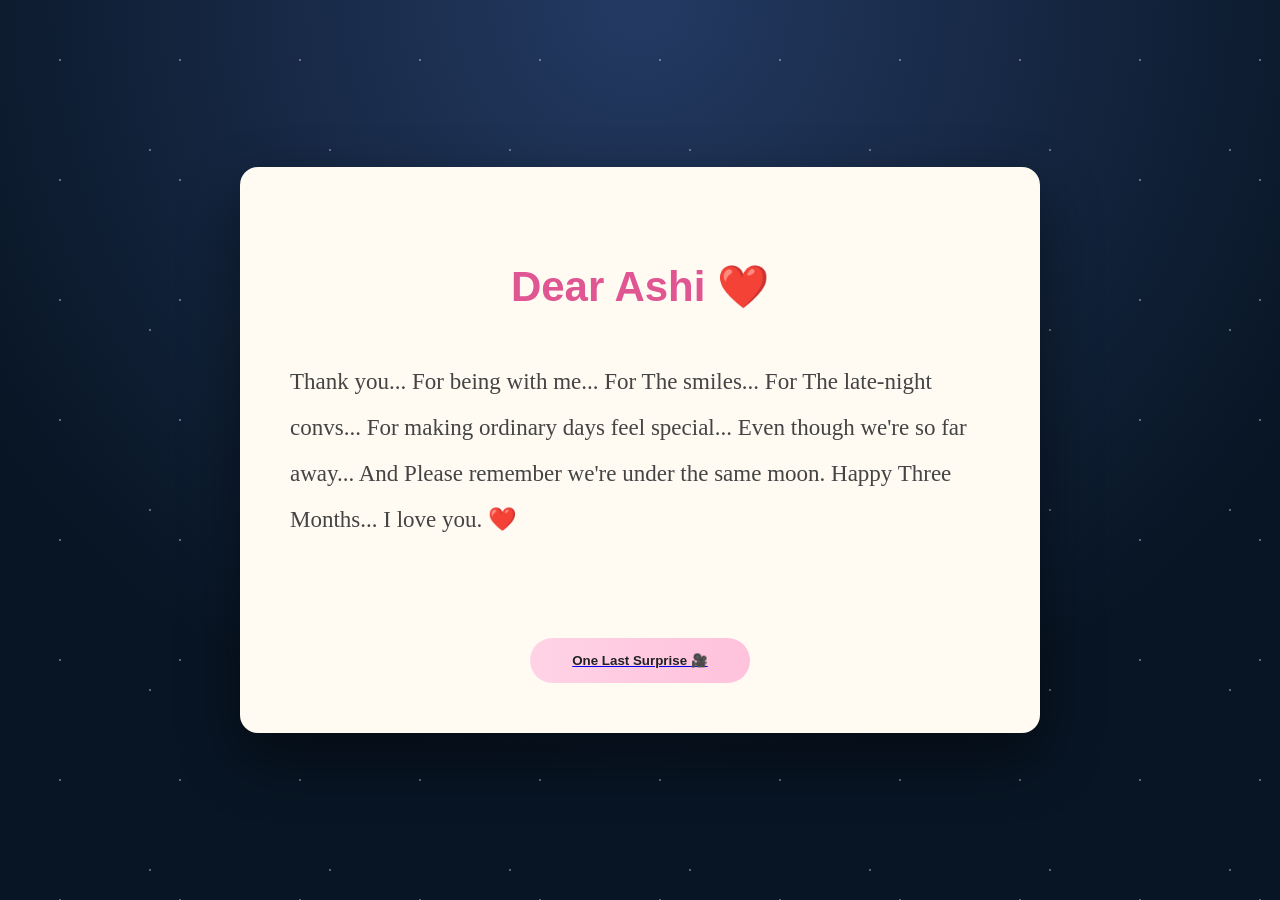
<file: letter.html>
<!DOCTYPE html>
<html>

<head>

    <meta name="viewport" content="width=device-width, initial-scale=1.0">

<title>For Ashi ❤️</title>

<link rel="stylesheet" href="css/letter.css">

</head>

<body>

<div class="stars"></div>

<div class="moon">

<div class="crater c1"></div>
<div class="crater c2"></div>
<div class="crater c3"></div>
<div class="crater c4"></div>

</div>

<div class="mist"></div>

<div class="letter-box">

<h1>Dear Ashi ❤️</h1>

<p>

Thank you... For being with me...

For The smiles...

For The late-night convs...

For making ordinary days feel special...

Even though we're so far away...

And Please remember we're

under the same moon.

Happy Three Months...

I love you.

❤️

</p>

<br>

<a href="surprise.html">

<button class="button">
    One Last Surprise 🎥
</button>

</a>

</div>

<script src="js/script.js"></script>

</body>

</html>
</file>
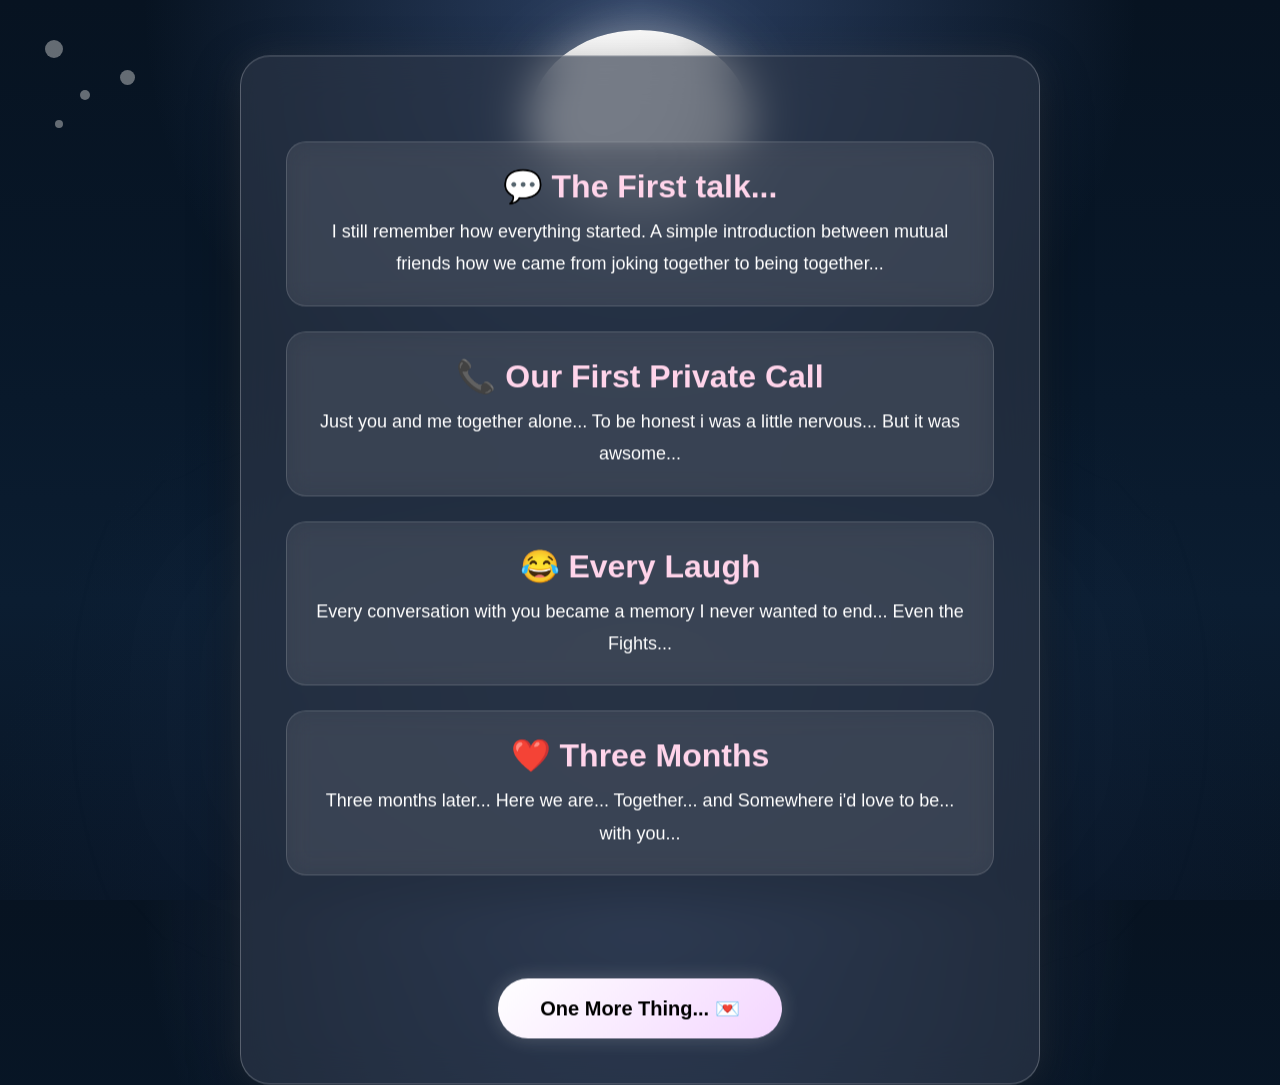
<file: story.html>
<!DOCTYPE html>
<html lang="en">

<head>

<meta charset="UTF-8">

<meta name="viewport" content="width=device-width, initial-scale=1.0">

<title>Our Story</title>

<link rel="stylesheet" href="css/style.css">
<link rel="stylesheet" href="css/story.css">

</head>

<body>

<div class="stars"></div>

<div class="moon">

<div class="crater c1"></div>
<div class="crater c2"></div>
<div class="crater c3"></div>
<div class="crater c4"></div>

</div>

<div class="mist"></div>

<div class="content">

<h1>Our Story 🌙</h1>

<div class="timeline">

<div class="memory">

<h2>💬 The First talk...</h2>

<p>
I still remember how everything started.
A simple introduction between mutual friends
how we came from joking together to being together...
</p>

</div>

<div class="memory">

<h2>📞 Our First Private Call</h2>

<p>
Just you and me together alone...
To be honest i was a little nervous... But it was awsome...
</p>

</div>

<div class="memory">

<h2>😂 Every Laugh</h2>

<p>
Every conversation with you became
a memory I never wanted to end... Even the Fights...
</p>

</div>

<div class="memory">

<h2>❤️ Three Months</h2>

<p>
Three months later...

Here we are... Together... and Somewhere i'd love to be... with you...
</p>

</div>

<br>

<a href="letter.html">

<button>

One More Thing... 💌

</button>

</a>

</div>

<script src="js/script.js"></script>

</body>

</html>
</file>
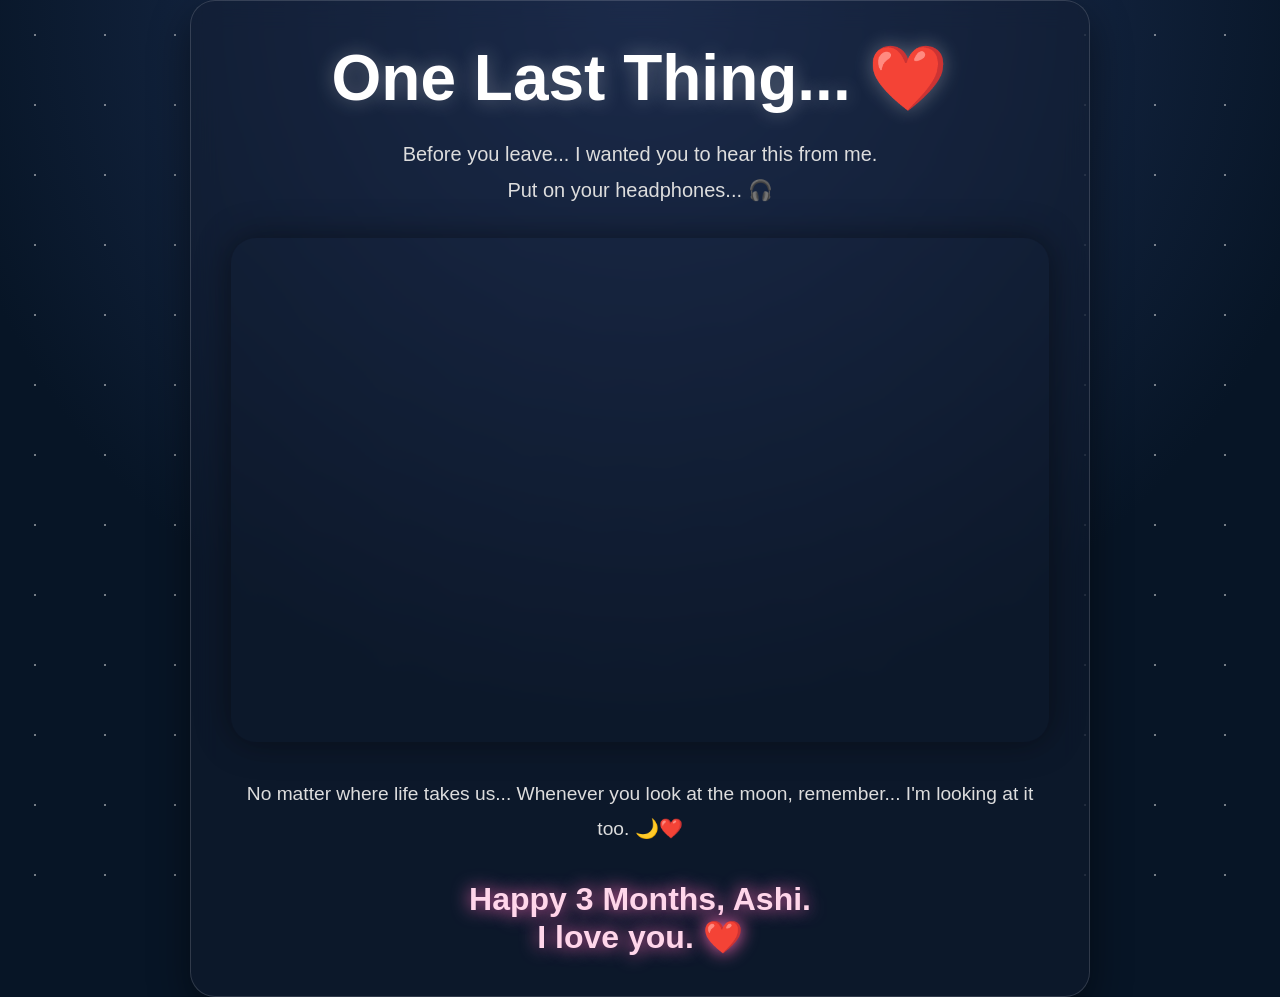
<file: surprise.html>
<!DOCTYPE html>
<html>

<head>

<meta name="viewport" content="width=device-width, initial-scale=1.0">

<title>One Last Surprise ❤️</title>

<link rel="stylesheet" href="css/surprise.css">

</head>

<body>

<div class="stars"></div>

<div class="moon">
    <div class="crater c1"></div>
    <div class="crater c2"></div>
    <div class="crater c3"></div>
    <div class="crater c4"></div>
</div>

<div class="mist"></div>

<div class="container">

    <div class="surprise-card">

        <h1>One Last Thing... ❤️</h1>

        <p class="watch-text">
            Before you leave...
            I wanted you to hear this from me.
            <br>
            Put on your headphones... 🎧
        </p>

        <div class="video-container">

            <iframe
                src="https://www.youtube.com/embed/gMEBdjc92M0?rel=0&modestbranding=1"
                allowfullscreen>
            </iframe>

        </div>

        <p class="message">
            No matter where life takes us...
            Whenever you look at the moon,
            remember...
            I'm looking at it too. 🌙❤️
        </p>

        <p class="ending">
            Happy 3 Months, Ashi.
            <br>
            I love you. ❤️
        </p>

    </div>

</div>

</body>

</html>
</file>
<file: css/letter.css>
body{
    margin:0;
    min-height:100vh;
    display:flex;
    justify-content:center;
    align-items:center;

    background:
        radial-gradient(circle at top,#243a63 0%,#081524 70%);
    overflow:hidden;

    font-family:'Poppins',sans-serif;
}

/* Stars */
body::before{
    content:"";
    position:fixed;
    inset:0;
    background-image:
        radial-gradient(white 1px, transparent 1px),
        radial-gradient(white 1px, transparent 1px);
    background-size:120px 120px, 180px 180px;
    background-position:0 0, 60px 60px;
    opacity:.35;
    animation:twinkle 6s ease-in-out infinite alternate;
    pointer-events:none;
}

@keyframes twinkle{
    from{
        opacity:.2;
    }
    to{
        opacity:.45;
    }
}

.letter-box{

    width:700px;
    max-width:90%;

    background:#fffaf2;

    color:#444;

    padding:50px;

    border-radius:18px;

    box-shadow:0 25px 60px rgba(0,0,0,.45);

    line-height:2;

    animation:float 5s ease-in-out infinite;

    position:relative;
}

@keyframes float{

    0%{
        transform:translateY(0px);
    }

    50%{
        transform:translateY(-8px);
    }

    100%{
        transform:translateY(0px);
    }

}

.letter-box h1{

    text-align:center;

    color:#e05692;

    margin-bottom:30px;

    font-size:42px;

}

.letter-box p{

    font-family:Georgia,serif;

    font-size:23px;

}

.button{

    display:block;

    width:220px;

    margin:40px auto 0;

    padding:15px;

    border:none;

    border-radius:50px;

    background:linear-gradient(90deg,#ffd3e5,#ffc2dc);

    color:#222;

    font-weight:600;

    cursor:pointer;

    transition:.3s;

}

.button:hover{

    transform:scale(1.05);

}@media (max-width: 768px) {

    body{
        overflow-x:hidden;
    }

    h1{
        font-size:2.3rem !important;
    }

    h2{
        font-size:1.6rem !important;
    }

    p{
        font-size:1rem !important;
        line-height:1.6;
    }

    .container,
    .card,
    .story-container,
    .letter-container,
    .surprise-container{
        width:92% !important;
        max-width:92%;
        padding:20px !important;
        margin:auto;
    }

    img{
        max-width:100%;
        height:auto;
    }

    iframe{
        width:100% !important;
        aspect-ratio:16/9;
        height:auto !important;
    }

    button{
        width:100%;
    }
}
</file>
<file: css/style.css>
/* ===========================
   RESET
=========================== */

*{
    margin:0;
    padding:0;
    box-sizing:border-box;
}

html,
body {
    margin: 0;
    padding: 0;
    width: 100%;
    height: 100%;

    font-family: 'Poppins', sans-serif;

    overflow-x:hidden;
    overflow-y:auto;

     animation:fadeIn .8s;

    height:100vh;

    background:

radial-gradient(circle at top,
rgba(90,120,180,.45),
transparent 45%),

radial-gradient(circle at bottom,
rgba(20,40,80,.35),
transparent 60%),

linear-gradient(
180deg,
#071321,
#081728,
#0b1d31,
#091626
);

}

/* ===========================
   LANDING PAGE
=========================== */

.landing-page{
    height: 100vh;
    box-sizing: border-box;
    padding: 40px;
}

/* ===========================
   GLASS CARD
=========================== */

.content{

    position:absolute;

    top:50%;

    left:50%;

    transform:translate(-50%,-50%);

    width:700px;

    padding:45px;

    text-align:center;

    background:rgba(45,55,72,.65);
backdrop-filter:blur(15px);
    backdrop-filter:blur(20px);

    border-radius:30px;

    border:1px solid rgba(255,255,255,.25);

    color:white;

   box-shadow:
0 0 30px rgba(255,255,255,.08),
0 15px 50px rgba(0,0,0,.45);

animation: breathe 6s ease-in-out infinite;
}

@keyframes breathe{

0%{

transform:translate(-50%,-50%) scale(1);

}

50%{

transform:translate(-50%,-50%) scale(1.01);

}

100%{

transform:translate(-50%,-50%) scale(1);

}

}

h1{

    font-size:60px;

    line-height:1.2;

    letter-spacing:1px;

    text-shadow:0 0 25px rgba(255,255,255,.25);

}

h2{

    font-size:32px;

    color:#ffe8f7;

    margin-bottom:20px;

}

p{

    font-size:20px;

    line-height:1.7;

}

button{

margin-top:35px;

padding:18px 42px;

font-size:20px;

border:none;

border-radius:40px;

cursor:pointer;

background:linear-gradient(135deg,#ffffff,#f4d6ff);

font-weight:bold;

transition:.35s;

box-shadow:0 0 20px rgba(255,255,255,.2);

}

button:hover{

transform:scale(1.08);

box-shadow:0 0 40px rgba(255,255,255,.45);

}

/* ===========================
   PHOTOS
=========================== */

.photo{

    width:190px;

    height:240px;

    object-fit:cover;

    background:white;

    padding:10px;

    border-radius:6px;

    position:absolute;

    box-shadow:0 15px 35px rgba(0,0,0,.45);

    transition:.4s;

cursor:pointer;


}

.photo:hover{

transform:scale(1.12) rotate(0deg);

z-index:100;}

/* Top Left */

.photo1{

    top:45px;
    left:45px;

    transform:translate(-400px,-300px) rotate(-30deg);

    animation:photo1In 1.5s ease forwards 0.5s,
              float 6s ease-in-out infinite 2s;

}

/* Top Right */

.photo2{

    top:45px;
    right:45px;

    transform:translate(400px,-300px) rotate(30deg);

    animation:photo2In 1.5s ease forwards 0.8s,
              float 6.5s ease-in-out infinite 2.3s;

}

/* Bottom Left */

.photo3{

    bottom:45px;
    left:45px;

    transform:translate(-300px,300px) rotate(20deg);

    animation:photo3In 1.5s ease forwards 1.1s,
              float 7s ease-in-out infinite 2.6s;

}

/* Bottom Right */

.photo4{

    bottom:45px;
    right:45px;

    transform:translate(300px,300px) rotate(-20deg);

    animation:photo4In 1.5s ease forwards 1.4s,
              float 6.8s ease-in-out infinite 2.9s;

}

/* Bottom Center */

.photo5{

    bottom:120px;
    left:50%;

    transform:translate(-50%,400px);

    animation:photo5In 1.5s ease forwards 1.7s,
              float 6s ease-in-out infinite 3.2s;

}
@keyframes float{

0%{

transform:translateY(0px) rotate(-3deg);

}

25%{

transform:translateY(-8px) rotate(-1deg);

}

50%{

transform:translateY(5px) rotate(2deg);

}

75%{

transform:translateY(-6px) rotate(0deg);

}

100%{

transform:translateY(0px) rotate(-3deg);

}


}/* ==========================
        CSS MOON
========================== */

.moon:after{
    content:"";
    position:absolute;
    inset:-40px;
    border-radius:50%;
    background:radial-gradient(circle,
        rgba(255,255,255,.15),
        transparent 70%);
    z-index:-1;

     position: absolute;
    top: 30px;
    left: 50%;
    transform: translateX(-50%);
    width: 220px;
    height:180px;

    border-radius:50%;

    background:
        radial-gradient(circle at 30% 30%,
        #ffffff,
        #f8f8f8 45%,
        #d8d8d8 75%,
        #b0b0b0 100%);

    box-shadow:
        0 0 40px rgba(255,255,255,.35),
        0 0 80px rgba(255,255,255,.2);

    z-index:0;

animation:moonGlow 6s ease-in-out infinite;

}@keyframes moonGlow{

0%,100%{

box-shadow:
0 0 30px rgba(255,255,255,.4),
0 0 80px rgba(255,255,255,.2);

}

50%{

box-shadow:
0 0 55px rgba(255,255,255,.7),
0 0 120px rgba(255,255,255,.35);

}

}

/* ==========================
      STARS
========================== */

.stars span{

    position:absolute;

    width:4px;

    height:4px;

    background:white;

    border-radius:50%;

    animation:twinkle 3s infinite alternate;

}

.stars span:nth-child(1){

top:8%;

left:12%;

animation-delay:.2s;

}
.stars span:nth-child(2){top:18%;left:28%;animation-delay:.5s;}
.stars span:nth-child(3){top:10%;left:62%;animation-delay:1.1s;}
.stars span:nth-child(4){top:20%;left:80%;animation-delay:2.3s;}
.stars span:nth-child(5){top:35%;left:18%;animation-delay:.7s;}
.stars span:nth-child(6){top:42%;left:70%;animation-delay:1.8s;}
.stars span:nth-child(7){top:62%;left:14%;animation-delay:1.5s;}
.stars span:nth-child(8){top:70%;left:82%;animation-delay:2.5s;}
.stars span:nth-child(9){top:80%;left:40%;animation-delay:1.5s;}
.stars span:nth-child(10){top:55%;left:55%;animation-delay:.5s;}
.stars span:nth-child(11){top:18%;left:28%;animation-delay:.5s;}
.stars span:nth-child(12){top:10%;left:62%;animation-delay:1.1s;}
.stars span:nth-child(13){top:20%;left:80%;animation-delay:2.3s;}
.stars span:nth-child(14){top:35%;left:18%;animation-delay:.7s;}
.stars span:nth-child(15){top:42%;left:70%;animation-delay:1.8s;}
.stars span:nth-child(16){top:62%;left:14%;animation-delay:1.5s;}
.stars span:nth-child(17){top:70%;left:82%;animation-delay:2.5s;}
.stars span:nth-child(18){top:80%;left:40%;animation-delay:1.5s;}
.stars span:nth-child(19){top:55%;left:55%;animation-delay:.5s;}
.stars span:nth-child(20){top:18%;left:28%;animation-delay:.5s;}
.stars span:nth-child(21){top:10%;left:62%;animation-delay:1.1s;}
.stars span:nth-child(22){top:20%;left:80%;animation-delay:2.3s;}
.stars span:nth-child(23){top:35%;left:18%;animation-delay:.7s;}
.stars span:nth-child(24){top:42%;left:70%;animation-delay:1.8s;}
.stars span:nth-child(25){top:62%;left:14%;animation-delay:1.5s;}
.stars span:nth-child(26){top:70%;left:82%;animation-delay:2.5s;}
.stars span:nth-child(27){top:80%;left:40%;animation-delay:1.5s;}
.stars span:nth-child(28){top:55%;left:55%;animation-delay:.5s;}
.stars span:nth-child(29){top:18%;left:28%;animation-delay:.5s;}
.stars span:nth-child(30){top:10%;left:62%;animation-delay:1.1s;}
.stars span:nth-child(31){top:20%;left:80%;animation-delay:2.3s;}
.stars span:nth-child(32){top:35%;left:18%;animation-delay:.7s;}
.stars span:nth-child(33){top:42%;left:70%;animation-delay:1.8s;}
.stars span:nth-child(34){top:62%;left:14%;animation-delay:1.5s;}
.stars span:nth-child(35){top:70%;left:82%;animation-delay:2.5s;}
.stars span:nth-child(36){top:80%;left:40%;animation-delay:1.5s;}
.stars span:nth-child(37){top:55%;left:55%;animation-delay:.5s;}

@keyframes twinkle{

    from{

        opacity:.2;
        transform:scale(.8);

    }

    to{

        opacity:1;
        transform:scale(1.6);

    }

}.crater{

    position:absolute;

    background:#d6d6d6;

    border-radius:50%;

    opacity:.45;

}

.c1{

    width:18px;
    height:18px;

    top:40px;
    left:45px;

}

.c2{

    width:10px;
    height:10px;

    top:90px;
    left:80px;

}

.c3{

    width:15px;
    height:15px;

    top:70px;
    left:120px;

}

.c4{

    width:8px;
    height:8px;

    top:120px;
    left:55px;

}/* ==========================
        INTRO
========================== */

#intro{

    position:fixed;

    inset:0;

    background:#050b18;

    display:flex;

    justify-content:center;

    align-items:center;

    z-index:9999;

}

#landing-page{

    opacity:0;

    transition:1.5s;

}.envelope{

    width:340px;

    height:230px;

    background:#f7ecd8;

    border-radius:8px;

    cursor:pointer;

    position:relative;

    box-shadow:0 25px 60px rgba(0,0,0,.5);

    transition:.5s;

}

.envelope:hover{

    transform:scale(1.04);

}

.letter{

    position:absolute;

    inset:18px;

    background:white;

    display:flex;

    flex-direction:column;

    justify-content:center;

    align-items:center;

    border-radius:5px;

}

.letter h2{

    color:#666;

    margin:0;

}

.letter h1{

    font-size:45px;

    margin:10px 0;

    color:#d84f8b;

}

.letter p{

    color:#999;

}.mist{

position:absolute;

bottom:0px;

left:-10%;

width:120%;

height:380px;

background:

radial-gradient(circle,
rgba(255,255,255,.07),
transparent 70%);

filter:blur(60px);

animation:mistMove 16s ease-in-out infinite;

}@keyframes mistMove{

0%{

transform:translateX(-80px);

}

50%{

transform:translateX(80px);

}

100%{

transform:translateX(-80px);

}

}@keyframes photo1In{
to{
transform:translate(0,0) rotate(-12deg);
}
}

@keyframes photo2In{
to{
transform:translate(0,0) rotate(10deg);
}
}

@keyframes photo3In{
to{
transform:translate(0,0) rotate(8deg);
}
}

@keyframes photo4In{
to{
transform:translate(0,0) rotate(-9deg);
}
}

@keyframes photo5In{
to{
transform:translate(-50%,0) rotate(-3deg);
}
}.music-player{

    position:fixed;

    bottom:25px;

    right:25px;

    width:280px;

    padding:18px;

    border-radius:20px;

    backdrop-filter:blur(20px);

    background:rgba(255,255,255,.08);

    border:1px solid rgba(255,255,255,.15);

    color:white;

    z-index:999;

    box-shadow:0 15px 35px rgba(0,0,0,.3);

}

.song-info{

    margin-bottom:10px;

}

.playing{

    color:#ffc8e6;

    font-size:14px;
animation:pulse 2s infinite;

}

.song-info h3{

    margin-top:5px;

    font-size:18px;

}

#volumeSlider{

    width:100%;

    height:6px;

    appearance:none;

    -webkit-appearance:none;

    background:rgba(255,255,255,.25);

    border-radius:10px;

    outline:none;

}#volumeSlider::-webkit-slider-thumb{

    appearance:none;

    -webkit-appearance:none;

    width:16px;

    height:16px;

    border-radius:50%;

    background:#ff7eb6;

    cursor:pointer;

}
@keyframes pulse{

0%{

opacity:.5;

}

50%{

opacity:1;

text-shadow:0 0 12px pink;

}

100%{

opacity:.5;

}

}.timeline{

margin-top:30px;

display:flex;

flex-direction:column;

gap:25px;

}

.memory{

padding:20px;

border-radius:20px;

background:rgba(255,255,255,.08);

transition:.4s;

}

.memory:hover{

transform:translateY(-5px);

background:rgba(255,255,255,.12);

}.quote{

position:absolute;

bottom:30px;

left:50%;

transform:translateX(-50%);

font-size:18px;

font-style:italic;

color:rgba(255,255,255,.75);

text-align:center;

}/* ==========================
   STORY PAGE
========================== */

.timeline{

    margin-top:35px;

    display:flex;

    flex-direction:column;

    gap:25px;

}

.memory{

    background:rgba(255,255,255,.08);

    border:1px solid rgba(255,255,255,.15);

    padding:20px;

    border-radius:20px;

    transition:.4s;

    backdrop-filter:blur(12px);

}

.memory:hover{

    transform:translateY(-6px);

    background:rgba(255,255,255,.13);

}

.memory h2{

    color:#ffd4ea;

    margin-bottom:10px;

}

.memory p{

    font-size:18px;

    color:white;

}/* ==========================
   LETTER
========================== */

.letter-box{

    width:700px;

    background:#fffdf7;

    color:#444;

    padding:50px;

    margin:auto;

    margin-top:120px;

    border-radius:12px;

    box-shadow:0 20px 60px rgba(0,0,0,.35);

    font-family:'Georgia',serif;

    line-height:2;

}

.letter-box h1{

    color:#d84f8b;

    text-align:center;

    margin-bottom:30px;

}

.letter-box p{

    font-size:22px;

}/* ==========================
   VIDEO
========================== */

video{

    width:100%;

    max-width:700px;

    border-radius:20px;

    margin-top:20px;

    box-shadow:0 15px 40px rgba(0,0,0,.5);

}@keyframes fadeIn{

from{

opacity:0;

}

to{

opacity:1;

}

}@media (max-width: 768px) {

    body{
        overflow-x:hidden;
    }

    h1{
        font-size:2.3rem !important;
    }

    h2{
        font-size:1.6rem !important;
    }

    p{
        font-size:1rem !important;
        line-height:1.6;
    }

    .container,
    .card,
    .story-container,
    .letter-container,
    .surprise-container{
        width:92% !important;
        max-width:92%;
        padding:20px !important;
        margin:auto;
    }

    img{
        max-width:100%;
        height:auto;
    }

    iframe{
        width:100% !important;
        aspect-ratio:16/9;
        height:auto !important;
    }

    button{
        width:100%;
    }
}
@media (max-width:768px){

.floating-photo,
.corner-photo,
.polaroid,
.music-player{
    display:none;
}

}
</file>
<file: css/story.css>
body{
    overflow-y:auto;
}

.content{
    width:800px;
    margin:120px auto;
    text-align:center;
}

.timeline{
    display:flex;
    flex-direction:column;
    gap:25px;
    margin-top:40px;
}

.memory{
    background:rgba(255,255,255,.08);
    backdrop-filter:blur(12px);
    padding:25px;
    border-radius:20px;
    transition:.3s;
}

.memory:hover{
    transform:translateY(-5px);
}

.memory h2{
    color:#ffd4ea;
    margin-bottom:10px;
}

.memory p{
    color:white;
    line-height:1.8;
    font-size:18px;
}@media (max-width: 768px) {

    body{
        overflow-x:hidden;
    }

    h1{
        font-size:2.3rem !important;
    }

    h2{
        font-size:1.6rem !important;
    }

    p{
        font-size:1rem !important;
        line-height:1.6;
    }

    .container,
    .card,
    .story-container,
    .letter-container,
    .surprise-container{
        width:92% !important;
        max-width:92%;
        padding:20px !important;
        margin:auto;
    }

    img{
        max-width:100%;
        height:auto;
    }

    iframe{
        width:100% !important;
        aspect-ratio:16/9;
        height:auto !important;
    }

    button{
        width:100%;
    }
}
</file>
<file: css/surprise.css>
*{
    margin:0;
    padding:0;
    box-sizing:border-box;
}

body{
    min-height:100vh;
    display:flex;
    justify-content:center;
    align-items:center;

    background:radial-gradient(circle at top,#22365f 0%,#071526 60%);
    font-family:Poppins,sans-serif;
    color:white;

    overflow:hidden;
    position:relative;
}

.stars{
    position:fixed;
    inset:0;

    background-image:radial-gradient(white 1px,transparent 1px);
    background-size:70px 70px;

    opacity:.45;
    pointer-events:none;
}

.container{
    width:100%;
    display:flex;
    justify-content:center;
    align-items:center;
    z-index:5;
}

.surprise-card{

    width:900px;
    max-width:92%;

    background: rgba(22,30,50,.45);
backdrop-filter: blur(18px);

    backdrop-filter:blur(14px);

    border:1px solid rgba(255,255,255,.15);

    border-radius:25px;

    padding:40px;

    text-align:center;

    box-shadow:0 15px 40px rgba(0,0,0,.45);

}

h1{

    font-size:4rem;

    margin-bottom:20px;

    text-shadow:0 0 20px rgba(255,255,255,.3);

}

.watch-text{

    color:#dddddd;

    font-size:1.25rem;

    line-height:1.8;

    margin-bottom:30px;

}

.video-container{

     border-radius:25px;

    overflow:hidden;

    box-shadow:0 0 35px rgba(0,0,0,.45);

}

.video-container iframe{

    width:100%;

    height:500px;

    border:none;

}

.message{

    margin-top:35px;

    font-size:1.2rem;

    color:#ddd;

    line-height:1.8;

}

.ending{

    margin-top:35px;

    font-size:2rem;

    color:#ffd6ea;

    text-shadow:0 0 18px hotpink;

    font-weight:600;

}@keyframes glow{

0%{
text-shadow:0 0 8px hotpink;
}

50%{
text-shadow:
0 0 20px hotpink,
0 0 40px hotpink;
}

100%{
text-shadow:0 0 8px hotpink;
}

}

.ending{

animation:glow 2.5s infinite;

}.surprise-card{

animation:fadeIn 1.2s ease;

}

@keyframes fadeIn{

from{

opacity:0;

transform:translateY(30px);

}

to{

opacity:1;

transform:translateY(0);

}

}@media (max-width: 768px) {

    body{
        overflow-x:hidden;
    }

    h1{
        font-size:2.3rem !important;
    }

    h2{
        font-size:1.6rem !important;
    }

    p{
        font-size:1rem !important;
        line-height:1.6;
    }

    .container,
    .card,
    .story-container,
    .letter-container,
    .surprise-container{
        width:92% !important;
        max-width:92%;
        padding:20px !important;
        margin:auto;
    }

    img{
        max-width:100%;
        height:auto;
    }

    iframe{
        width:100% !important;
        aspect-ratio:16/9;
        height:auto !important;
    }

    button{
        width:100%;
    }
}
</file>
